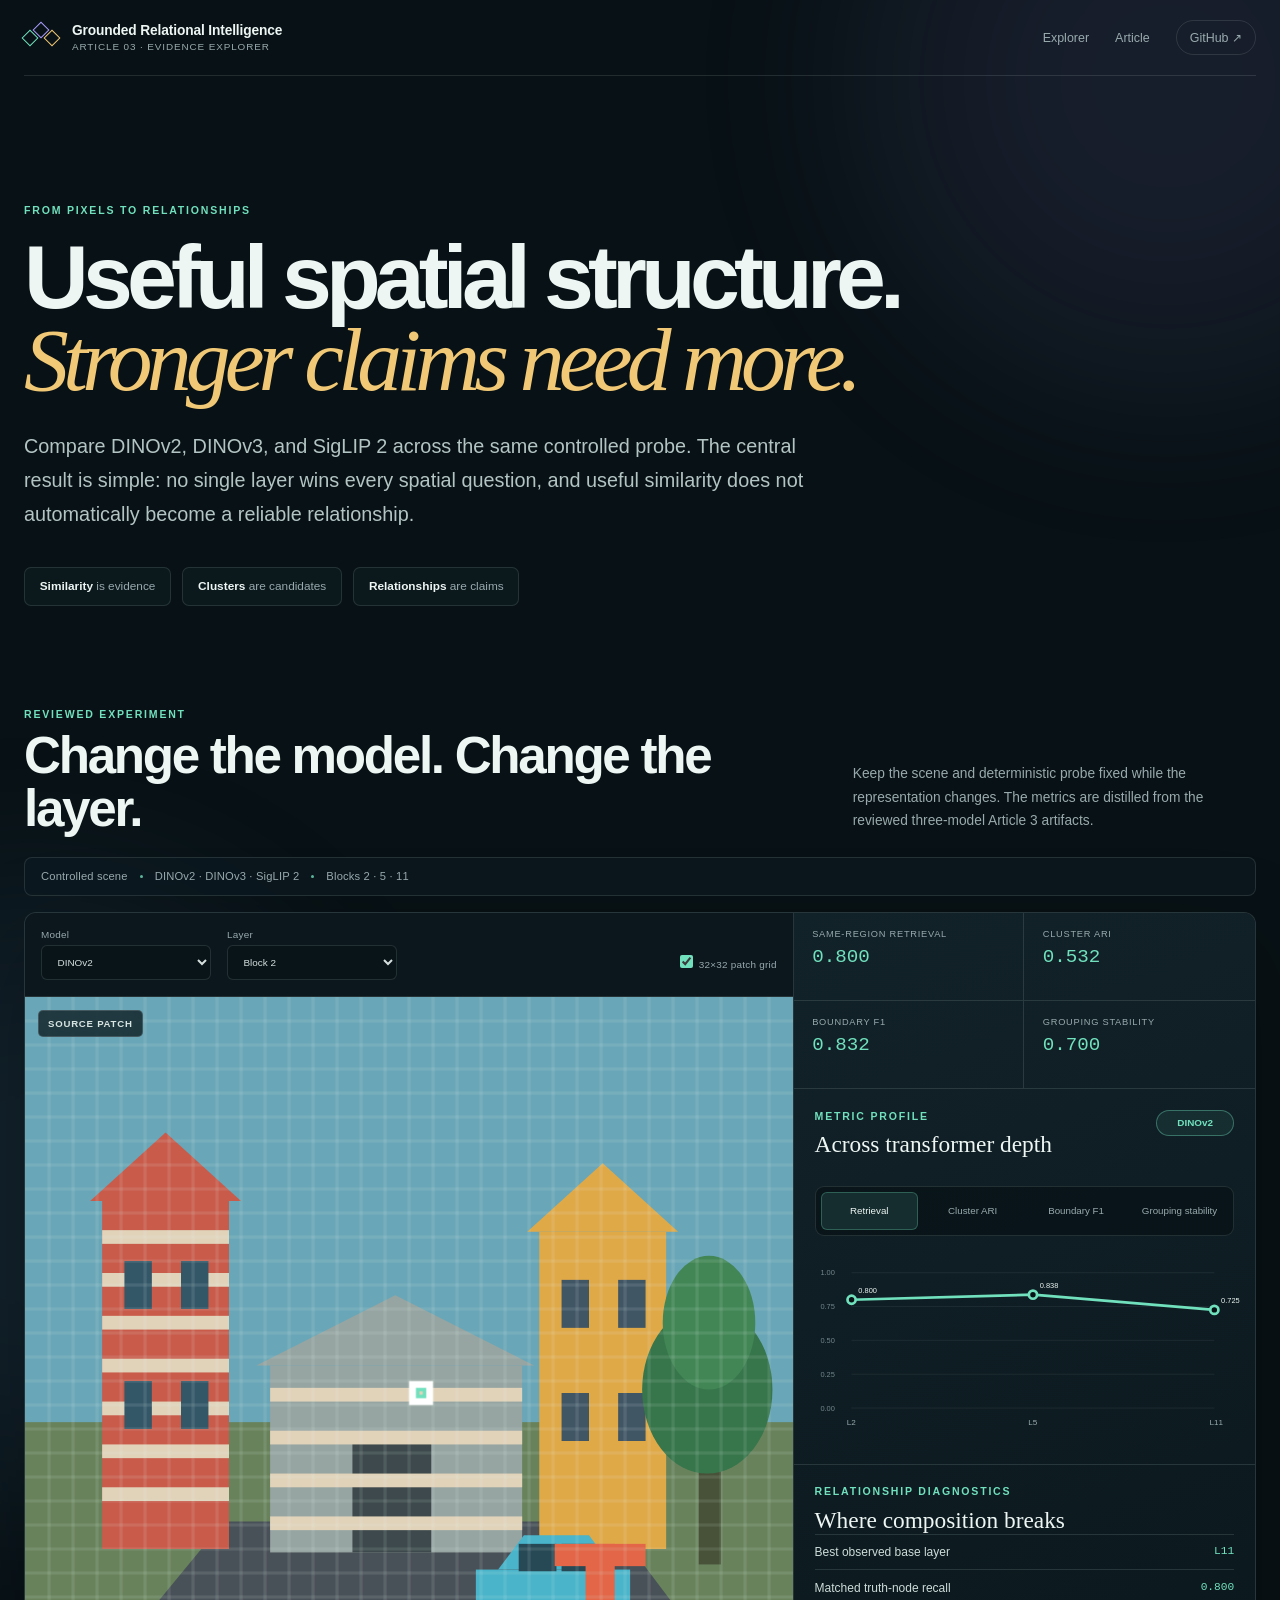
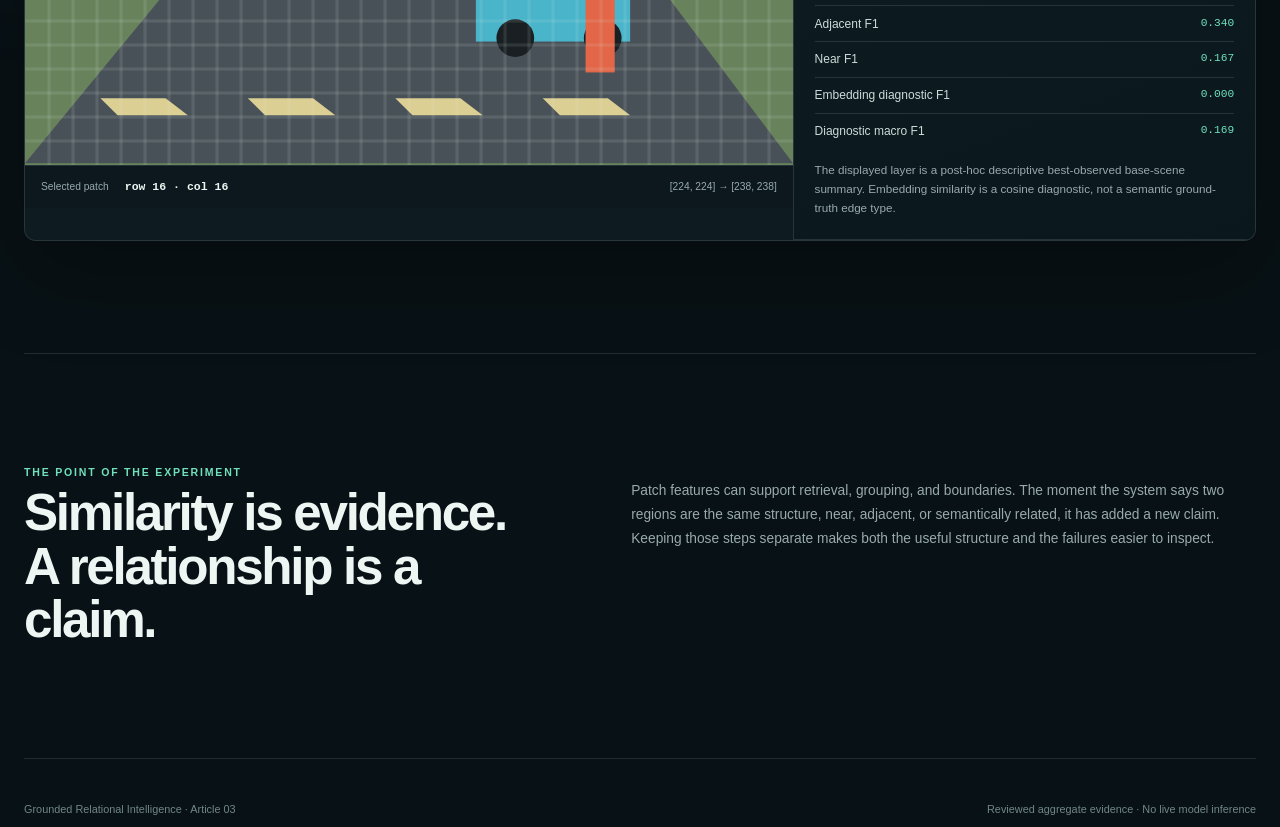
<file: index.html>
<!doctype html>
<html lang="en">
<head>
  <meta charset="utf-8" />
  <meta name="viewport" content="width=device-width, initial-scale=1" />
  <meta http-equiv="refresh" content="0; url=./demo/" />
  <title>Grounded Relational Intelligence</title>
  <link rel="canonical" href="./demo/" />
</head>
<body>
  <p><a href="./demo/">Open the Grounded Relational Intelligence evidence explorer.</a></p>
</body>
</html>
</file>
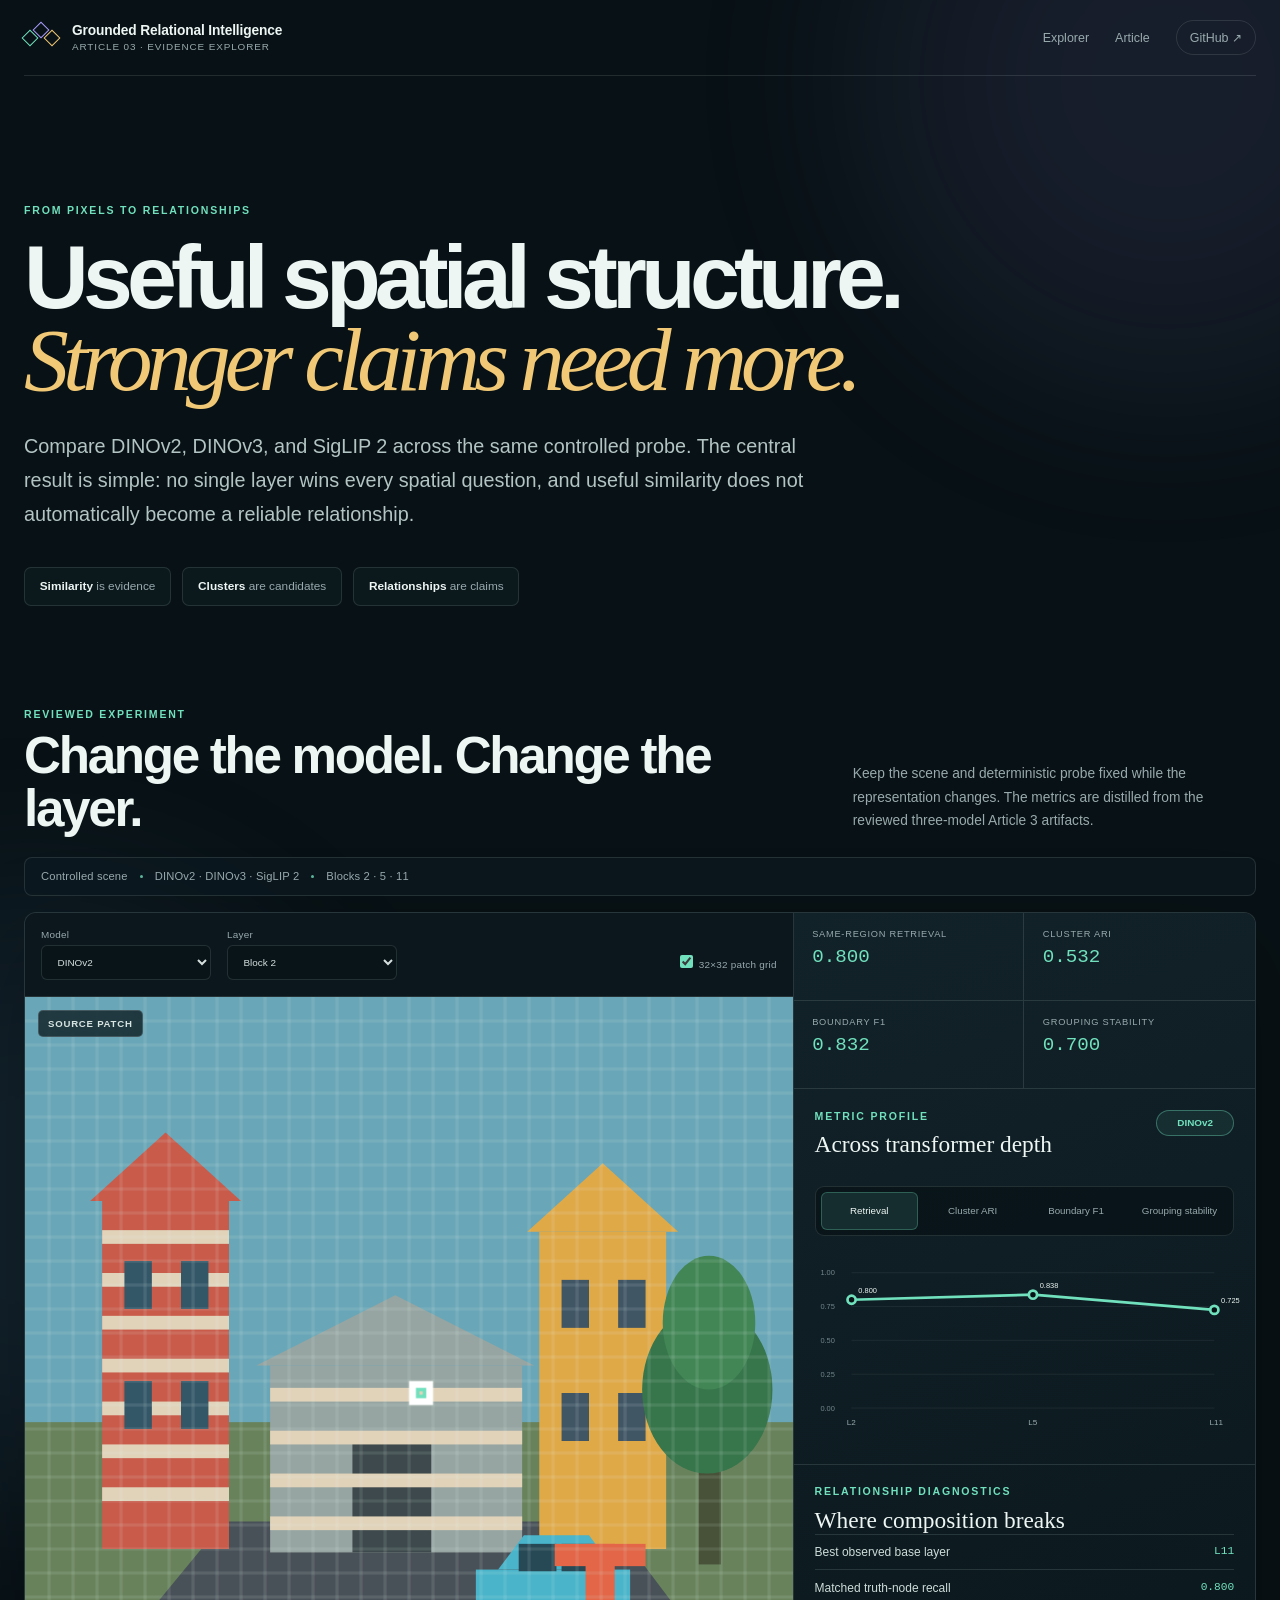
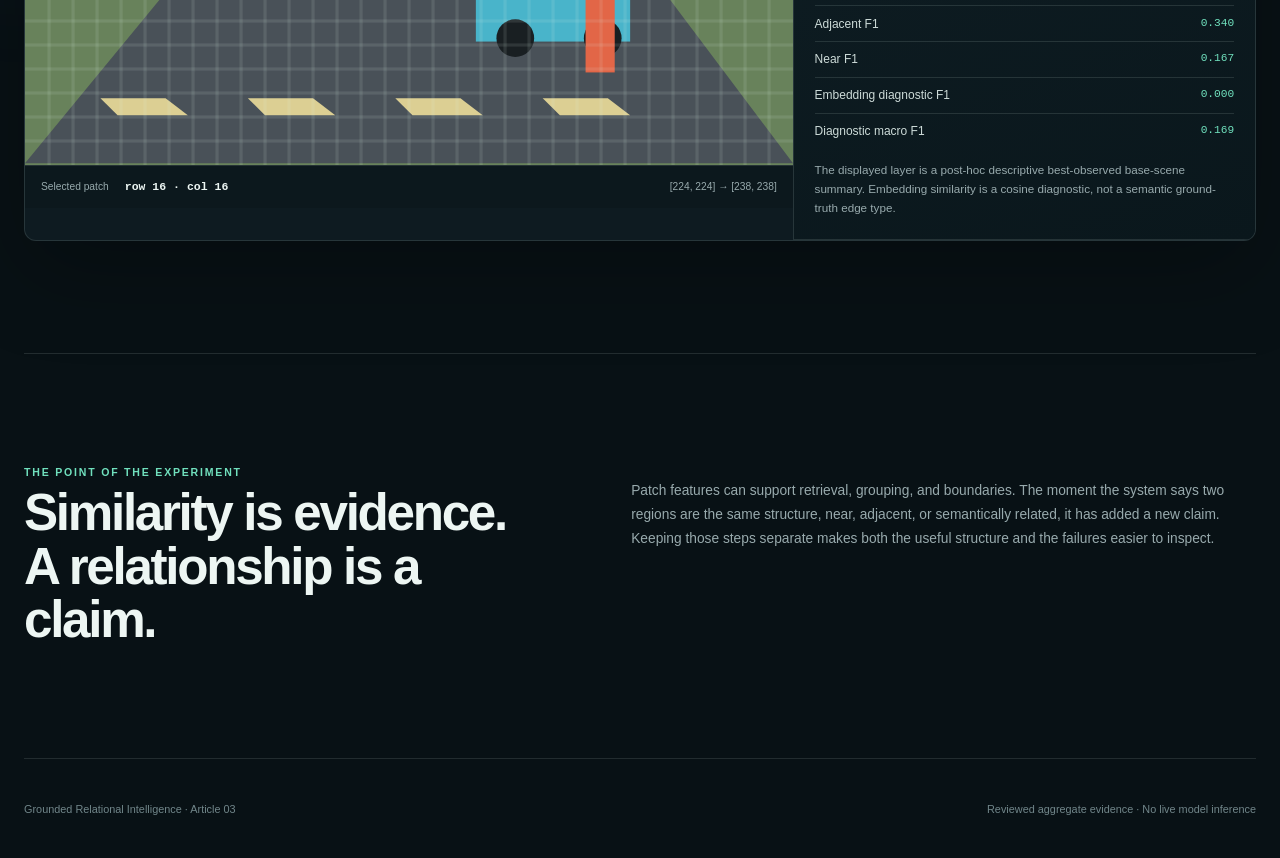
<file: demo/index.html>
<!doctype html>
<html lang="en">
<head>
  <meta charset="utf-8" />
  <meta name="viewport" content="width=device-width, initial-scale=1" />
  <meta name="description" content="Interactive public evidence explorer for Grounded Relational Intelligence." />
  <title>Grounded Relational Intelligence — Evidence Explorer</title>
  <link rel="stylesheet" href="./styles.css" />
</head>
<body>
  <div class="ambient a" aria-hidden="true"></div>
  <div class="ambient b" aria-hidden="true"></div>
  <header>
    <a class="brand" href="#top">
      <span class="mark" aria-hidden="true"><i></i><i></i><i></i></span>
      <span><b>Grounded Relational Intelligence</b><small>Article 03 · Evidence Explorer</small></span>
    </a>
    <nav>
      <a href="#explorer">Explorer</a>
      <a href="https://github.com/vlada22/grounded-relational-intelligence-public/blob/main/ARTICLE.md">Article</a>
      <a class="pill" href="https://github.com/vlada22/grounded-relational-intelligence-public">GitHub ↗</a>
    </nav>
  </header>

  <main id="top">
    <section class="hero">
      <p class="kicker">From pixels to relationships</p>
      <h1>Useful spatial structure.<br><em>Stronger claims need more.</em></h1>
      <p class="lead">Compare DINOv2, DINOv3, and SigLIP 2 across the same controlled probe. The central result is simple: no single layer wins every spatial question, and useful similarity does not automatically become a reliable relationship.</p>
      <div class="rules">
        <span><b>Similarity</b> is evidence</span>
        <span><b>Clusters</b> are candidates</span>
        <span><b>Relationships</b> are claims</span>
      </div>
    </section>

    <section id="explorer" class="explorer">
      <div class="heading">
        <div><p class="kicker">Reviewed experiment</p><h2>Change the model. Change the layer.</h2></div>
        <p>Keep the scene and deterministic probe fixed while the representation changes. The metrics are distilled from the reviewed three-model Article 3 artifacts.</p>
      </div>

      <div class="context-strip" aria-label="Experiment scope">
        <span>Controlled scene</span><i></i><span>DINOv2 · DINOv3 · SigLIP 2</span><i></i><span>Blocks 2 · 5 · 11</span>
      </div>

      <div class="layout">
        <article class="scene-card">
          <div class="toolbar">
            <label>Model<select id="model"></select></label>
            <label>Layer<select id="layer"></select></label>
            <label class="check"><input id="grid" type="checkbox" checked /> <span id="grid-label">32×32 patch grid</span></label>
          </div>
          <div id="scene" class="scene" tabindex="0" aria-label="Controlled scene patch coordinate explorer. Click or use arrow keys to move the selected patch.">
            <img src="../assets/controlled-scene.svg" alt="Controlled procedural scene" />
            <canvas id="overlay" width="448" height="448"></canvas>
            <span class="badge">source patch</span>
          </div>
          <div class="patch-readout"><span>Selected patch</span><b id="patch">row 16 · col 16</b><span id="box">[224, 224] → [238, 238]</span></div>
        </article>

        <aside class="panel">
          <div class="metric-grid">
            <article><span>Same-region retrieval</span><b id="retrieval">—</b></article>
            <article><span>Cluster ARI</span><b id="ari">—</b></article>
            <article><span>Boundary F1</span><b id="boundary">—</b></article>
            <article><span>Grouping stability</span><b id="stability">—</b></article>
          </div>

          <article class="chart-card">
            <div class="card-head">
              <div><p class="kicker">Metric profile</p><h3>Across transformer depth</h3></div>
              <span class="model-chip" id="model-chip">DINOv2</span>
            </div>
            <div id="metric-switch" class="switch" aria-label="Metric shown in chart"></div>
            <svg id="chart" viewBox="0 0 620 280" role="img" aria-label="Metric across transformer depth"></svg>
          </article>

          <article class="relationship-card">
            <p class="kicker">Relationship diagnostics</p>
            <h3>Where composition breaks</h3>
            <div id="relations"></div>
            <p id="relation-note"></p>
          </article>
        </aside>
      </div>
    </section>

    <section class="meaning">
      <div><p class="kicker">The point of the experiment</p><h2>Similarity is evidence. A relationship is a claim.</h2></div>
      <p>Patch features can support retrieval, grouping, and boundaries. The moment the system says two regions are the same structure, near, adjacent, or semantically related, it has added a new claim. Keeping those steps separate makes both the useful structure and the failures easier to inspect.</p>
    </section>
  </main>

  <footer><span>Grounded Relational Intelligence · Article 03</span><span>Reviewed aggregate evidence · No live model inference</span></footer>
  <script type="module" src="./app.js"></script>
</body>
</html>
</file>
<file: demo/styles.css>
:root {
  color-scheme: dark;
  --bg: #081115;
  --panel: #0e1b21;
  --panel-2: #122229;
  --panel-3: #0a171c;
  --ink: #edf6f3;
  --muted: #98aaad;
  --muted-2: #71868a;
  --line: rgba(220, 240, 235, .12);
  --line-strong: rgba(220, 240, 235, .22);
  --mint: #70e0bd;
  --sky: #78bfff;
  --amber: #f1c875;
  --violet: #aa9cff;
  --rose: #ff8b80;
  --accent: var(--mint);
  font-family: Inter, ui-sans-serif, -apple-system, BlinkMacSystemFont, "Segoe UI", sans-serif;
}

* { box-sizing: border-box; }
html { scroll-behavior: smooth; }
body { min-width: 320px; margin: 0; overflow-x: hidden; background: var(--bg); color: var(--ink); }
a { color: inherit; text-decoration: none; }
button, select, input { font: inherit; }

.ambient { position: fixed; z-index: -1; width: 38rem; height: 38rem; border-radius: 50%; filter: blur(105px); opacity: .095; pointer-events: none; }
.ambient.a { right: -12rem; top: -14rem; background: var(--violet); }
.ambient.b { left: -17rem; top: 56rem; background: var(--sky); }

header, main, footer { width: min(calc(100% - 48px), 1380px); margin-inline: auto; }
header { height: 76px; display: flex; align-items: center; justify-content: space-between; border-bottom: 1px solid var(--line); }
.brand { display: flex; align-items: center; gap: 13px; }
.brand span:last-child > * { display: block; }
.brand b { font-size: .86rem; letter-spacing: -.01em; }
.brand small { margin-top: 3px; color: var(--muted); font-size: .62rem; text-transform: uppercase; letter-spacing: .09em; }
.mark { position: relative; width: 35px; height: 28px; }
.mark i { position: absolute; width: 12px; height: 12px; border: 1px solid var(--mint); transform: rotate(45deg); }
.mark i:nth-child(1) { left: 0; top: 8px; }
.mark i:nth-child(2) { left: 11px; top: 0; border-color: var(--violet); }
.mark i:nth-child(3) { left: 22px; top: 8px; border-color: var(--amber); }
nav { display: flex; gap: 26px; align-items: center; color: var(--muted); font-size: .78rem; }
nav a { transition: color .16s ease, border-color .16s ease, background .16s ease; }
nav a:hover, nav a:focus-visible { color: var(--ink); }
.pill { padding: 9px 13px; border: 1px solid var(--line); border-radius: 999px; }
.pill:hover, .pill:focus-visible { border-color: var(--line-strong); background: rgba(255,255,255,.025); }

.hero { padding: clamp(5rem, 10vw, 8.5rem) 0 clamp(4.5rem, 8vw, 6.5rem); max-width: 1080px; }
.kicker { margin: 0; color: var(--mint); font-size: .66rem; font-weight: 780; letter-spacing: .17em; text-transform: uppercase; }
h1 { margin: 1.25rem 0 1.7rem; font-size: clamp(3.1rem, 7vw, 7rem); line-height: .92; letter-spacing: -.065em; font-weight: 575; }
h1 em { color: var(--amber); font-family: Georgia, "Times New Roman", serif; font-weight: 400; }
.lead { max-width: 790px; color: #b3c4c4; font-size: clamp(1rem, 1.6vw, 1.24rem); line-height: 1.72; }
.rules { display: flex; flex-wrap: wrap; gap: .7rem; margin-top: 2.2rem; }
.rules span { padding: .72rem .92rem; border: 1px solid var(--line); border-radius: 7px; color: var(--muted); font-size: .74rem; background: rgba(15, 31, 37, .58); }
.rules b { color: var(--ink); }

.explorer { padding-bottom: 7rem; }
.heading { display: grid; grid-template-columns: minmax(0, 1.1fr) minmax(280px, .58fr); gap: 4rem; align-items: end; margin-bottom: 1.35rem; }
.heading h2, .meaning h2 { margin: .55rem 0 0; font-size: clamp(2rem, 4vw, 3.7rem); line-height: 1.04; letter-spacing: -.045em; font-weight: 560; }
.heading > p, .meaning > p { margin-bottom: .15rem; color: var(--muted); font-size: .86rem; line-height: 1.72; }
.context-strip { display: flex; align-items: center; gap: .75rem; margin-bottom: 1rem; padding: .78rem 1rem; border: 1px solid var(--line); border-radius: 8px; background: rgba(14, 27, 33, .7); color: var(--muted); font-size: .7rem; letter-spacing: .015em; }
.context-strip i { width: 3px; height: 3px; border-radius: 50%; background: var(--mint); opacity: .8; }

.layout { display: grid; grid-template-columns: minmax(0, 1.25fr) minmax(380px, .75fr); overflow: hidden; border: 1px solid var(--line); border-radius: 12px; background: var(--panel); box-shadow: 0 30px 90px rgba(0, 0, 0, .27); }
.scene-card { min-width: 0; border-right: 1px solid var(--line); }
.toolbar { display: flex; gap: 1rem; align-items: end; padding: 1rem; border-bottom: 1px solid var(--line); background: rgba(8, 17, 21, .34); }
label { min-width: 170px; color: var(--muted); font-size: .62rem; letter-spacing: .025em; }
select { display: block; width: 100%; margin-top: .35rem; padding: .62rem .72rem; color: #d4dfdd; background: #091419; border: 1px solid var(--line); border-radius: 6px; outline: none; }
select:focus-visible { border-color: var(--accent); box-shadow: 0 0 0 3px color-mix(in srgb, var(--accent) 12%, transparent); }
.check { margin-left: auto; min-width: auto; white-space: nowrap; padding-bottom: .55rem; }
.check input { accent-color: var(--accent); }
.scene { position: relative; aspect-ratio: 1; overflow: hidden; outline: none; background: #071014; }
.scene:focus-visible { box-shadow: inset 0 0 0 2px var(--accent); }
.scene img, .scene canvas { position: absolute; inset: 0; display: block; width: 100%; height: 100%; }
.scene canvas { cursor: crosshair; }
.badge { position: absolute; top: .8rem; left: .8rem; padding: .45rem .58rem; border: 1px solid rgba(255,255,255,.16); border-radius: 5px; background: rgba(4,14,18,.72); color: #d8e5e2; backdrop-filter: blur(8px); font-size: .6rem; font-weight: 700; text-transform: uppercase; letter-spacing: .08em; }
.patch-readout { display: grid; grid-template-columns: auto 1fr auto; gap: 1rem; align-items: center; padding: .9rem 1rem; border-top: 1px solid var(--line); background: rgba(8, 17, 21, .3); }
.patch-readout span { color: var(--muted); font-size: .64rem; }
.patch-readout b { font: 700 .72rem ui-monospace, SFMono-Regular, Menlo, monospace; }

.panel { background: linear-gradient(160deg, var(--panel-2), var(--panel-3)); }
.metric-grid { display: grid; grid-template-columns: 1fr 1fr; }
.metric-grid article { min-height: 88px; padding: 1rem 1.15rem; border-bottom: 1px solid var(--line); border-right: 1px solid var(--line); }
.metric-grid article:nth-child(even) { border-right: 0; }
.metric-grid span, .metric-grid b { display: block; }
.metric-grid span { color: var(--muted); font-size: .58rem; text-transform: uppercase; letter-spacing: .08em; }
.metric-grid b { margin-top: .42rem; color: var(--accent); font: 1.2rem ui-monospace, SFMono-Regular, Menlo, monospace; transition: color .18s ease; }
.chart-card, .relationship-card { padding: 1.3rem; border-bottom: 1px solid var(--line); }
.card-head { min-height: 60px; display: flex; align-items: flex-start; justify-content: space-between; gap: 1rem; }
.card-head h3, .relationship-card h3 { margin: .58rem 0 0; font: 400 1.46rem Georgia, "Times New Roman", serif; }
.model-chip { flex: 0 0 auto; min-width: 78px; padding: .42rem .58rem; border: 1px solid color-mix(in srgb, var(--accent) 38%, transparent); border-radius: 999px; color: var(--accent); background: color-mix(in srgb, var(--accent) 8%, transparent); text-align: center; font-size: .62rem; font-weight: 750; transition: color .18s ease, border-color .18s ease, background .18s ease; }
.switch { width: 100%; display: grid; grid-template-columns: repeat(4, minmax(0, 1fr)); gap: 6px; margin-top: 1rem; padding: 5px; border: 1px solid var(--line); border-radius: 9px; background: rgba(5, 14, 18, .55); }
.switch button { min-width: 0; min-height: 38px; padding: .5rem .42rem; border: 1px solid transparent; border-radius: 6px; background: transparent; color: var(--muted); cursor: pointer; font-size: .61rem; line-height: 1.15; text-align: center; transition: color .15s ease, border-color .15s ease, background .15s ease, box-shadow .15s ease; }
.switch button:hover { color: var(--ink); background: rgba(255,255,255,.025); }
.switch button:focus-visible { outline: none; box-shadow: 0 0 0 2px color-mix(in srgb, var(--accent) 38%, transparent); }
.switch button.active { color: var(--ink); border-color: color-mix(in srgb, var(--accent) 28%, transparent); background: color-mix(in srgb, var(--accent) 11%, #0a171c); }
#chart { width: 100%; height: auto; margin-top: .85rem; overflow: visible; }
.relation { display: grid; grid-template-columns: 1fr auto; gap: 1rem; padding: .65rem 0; border-top: 1px solid var(--line); }
.relation span { color: #cddbd8; font-size: .75rem; }
.relation b { color: var(--accent); font: .7rem ui-monospace, SFMono-Regular, Menlo, monospace; }
#relation-note { margin: .8rem 0 0; color: var(--muted); font-size: .73rem; line-height: 1.62; }

.meaning { display: grid; grid-template-columns: .9fr 1.1fr; gap: 6rem; padding: 7rem 0; border-top: 1px solid var(--line); }
footer { min-height: 100px; display: flex; align-items: center; justify-content: space-between; border-top: 1px solid var(--line); color: var(--muted-2); font-size: .68rem; }

@media (max-width: 1060px) { .switch { grid-template-columns: 1fr 1fr; } }
@media (max-width: 900px) {
  .layout { grid-template-columns: 1fr; }
  .scene-card { border-right: 0; border-bottom: 1px solid var(--line); }
  .heading, .meaning { grid-template-columns: 1fr; gap: 1.5rem; }
}
@media (max-width: 650px) {
  header, main, footer { width: min(calc(100% - 28px), 1380px); }
  nav > a:not(.pill), .brand small { display: none; }
  h1 { font-size: clamp(2.65rem, 13vw, 3.3rem); }
  .toolbar { flex-wrap: wrap; }
  .toolbar label { min-width: 100%; }
  .check { margin-left: 0; }
  .patch-readout { grid-template-columns: 1fr; }
  .metric-grid { grid-template-columns: 1fr 1fr; }
  .context-strip { flex-wrap: wrap; }
  footer { align-items: flex-start; flex-direction: column; justify-content: center; gap: .5rem; }
}
@media (max-width: 430px) {
  .metric-grid { grid-template-columns: 1fr; }
  .metric-grid article { border-right: 0; }
  .switch { grid-template-columns: 1fr 1fr; }
}
</file>
